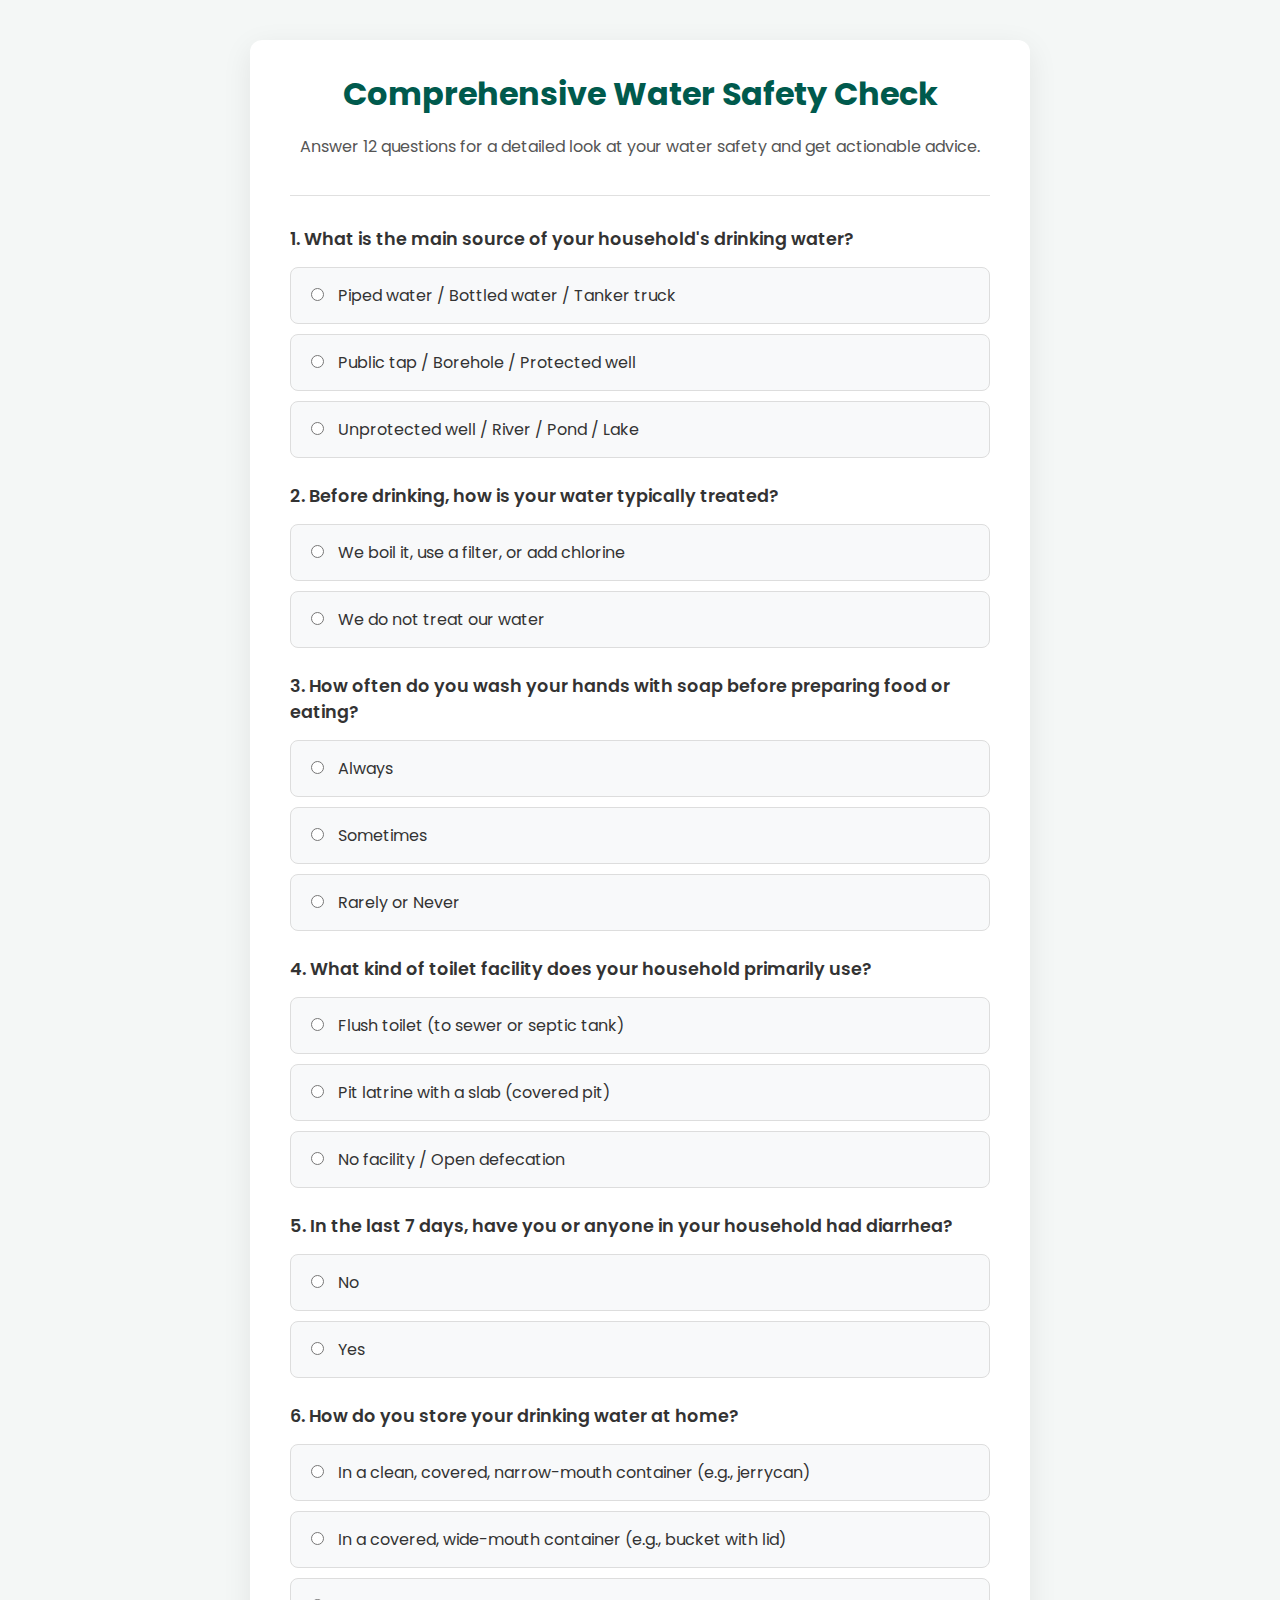
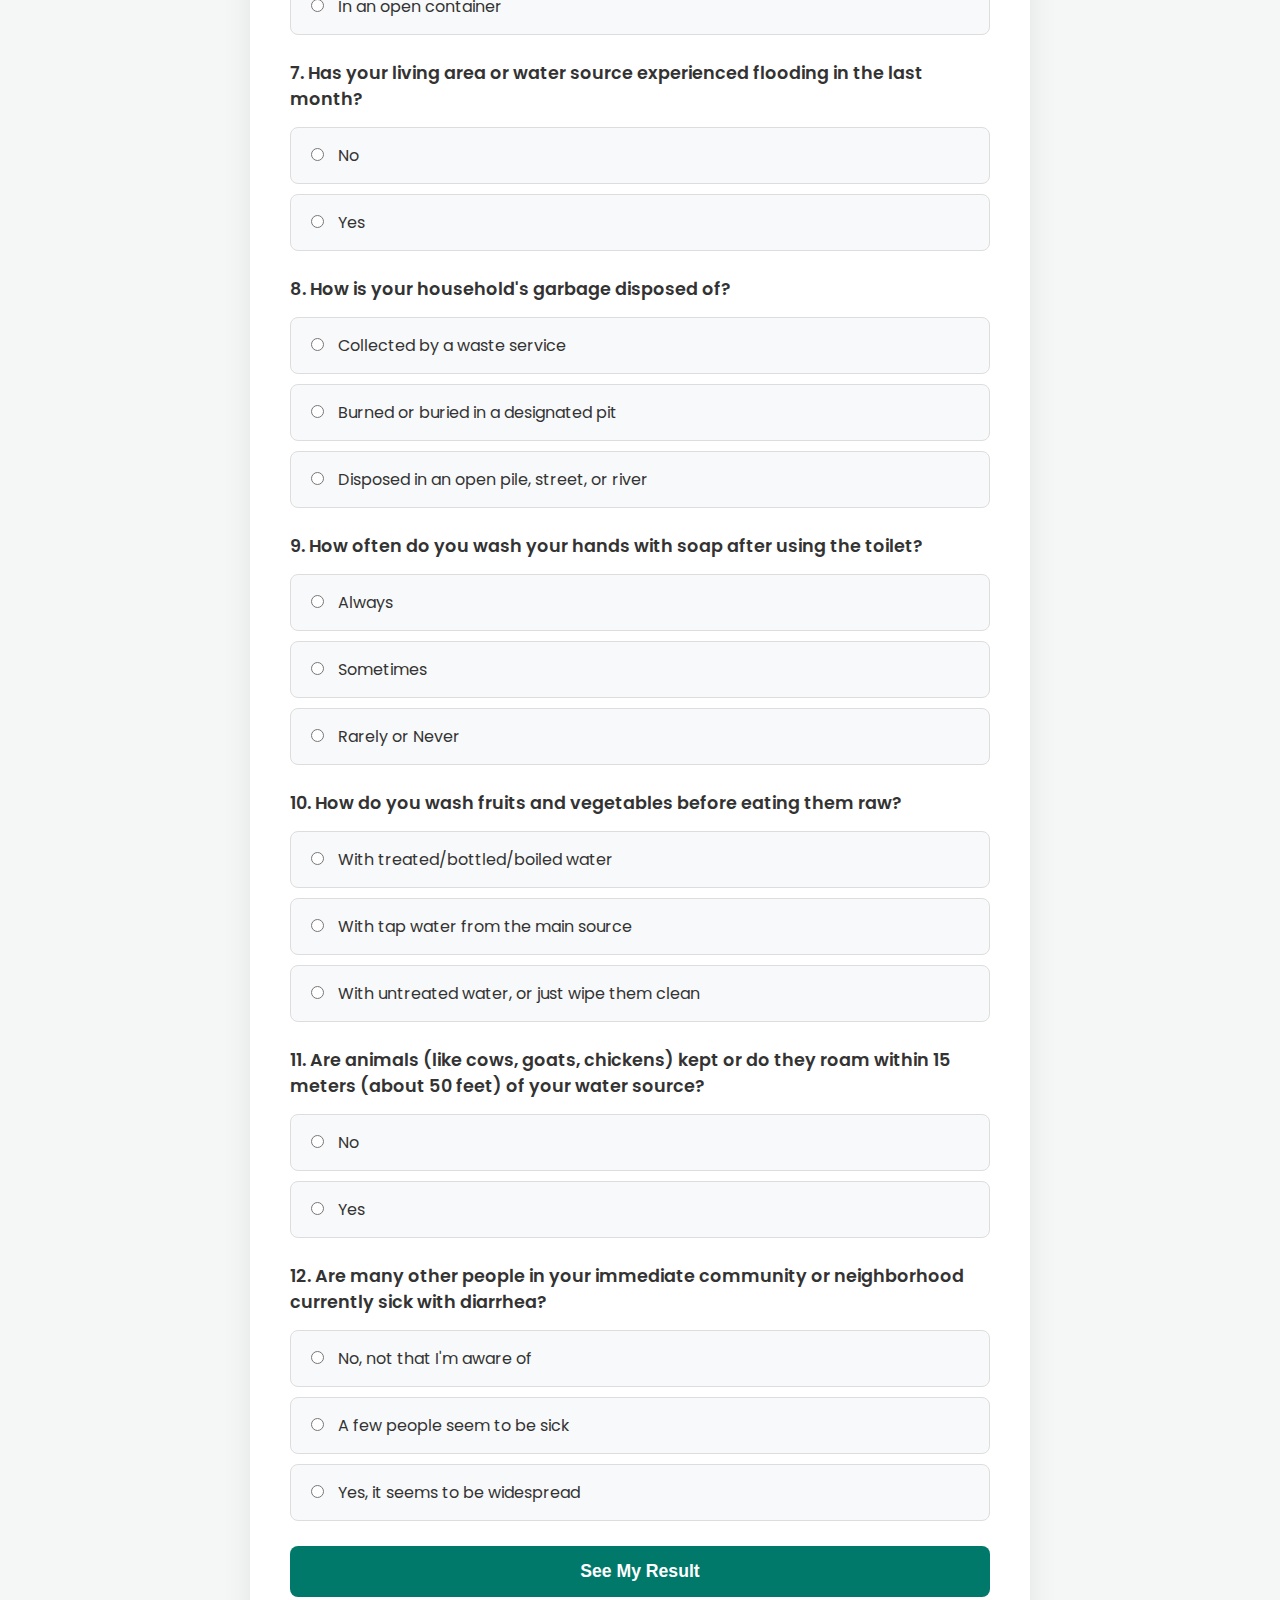
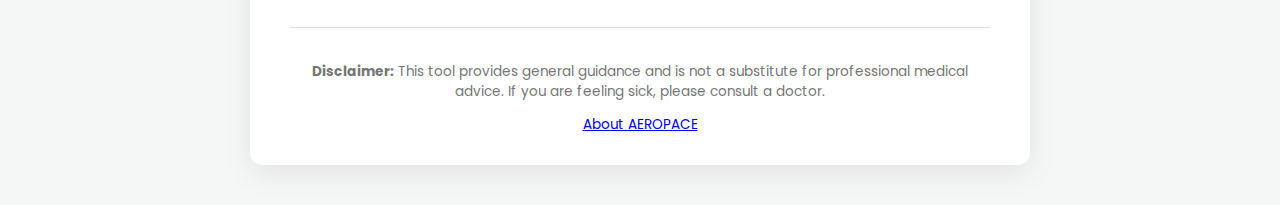
<file: WEBSITE/index.html>
<!DOCTYPE html>
<html lang="en">
<head>
    <meta charset="UTF-8">
    <meta name="viewport" content="width=device-width, initial-scale=1.0">
    <title>Comprehensive Water Safety Check</title>
    <link rel="stylesheet" href="style.css">
    <link rel="preconnect" href="https://fonts.googleapis.com">
    <link rel="preconnect" href="https://fonts.gstatic.com" crossorigin>
    <link href="https://fonts.googleapis.com/css2?family=Poppins:wght@400;600;700&display=swap" rel="stylesheet">
</head>
<body>
<div class="container">
<div id="survey-container">
<header>
<h1>Comprehensive Water Safety Check</h1>
<p>Answer 12 questions for a detailed look at your water safety and get actionable advice.</p>
 </header>
<form id="quiz-form">
    <div class="question-block">
        <p class="question-text">1. What is the main source of your household's drinking water?</p>
    <div class="options">
            <label><input type="radio" name="q1" value="0" required> Piped water / Bottled water / Tanker truck</label>
             <label><input type="radio" name="q1" value="1" required> Public tap / Borehole / Protected well</label>
             <label><input type="radio" name="q1" value="3" required> Unprotected well / River / Pond / Lake</label>
    </div>
    </div>

    <div class="question-block">
        <p class="question-text">2. Before drinking, how is your water typically treated?</p>
                   
  <div class="options">
             <label><input type="radio" name="q2" value="0" required> We boil it, use a filter, or add chlorine</label>
            <label><input type="radio" name="q2" value="3" required> We do not treat our water</label>
</div>
</div>

<div class="question-block">
        <p class="question-text">3. How often do you wash your hands with soap before preparing food or eating?</p>
<div class="options">
         <label><input type="radio" name="q3" value="0" required> Always</label>
         <label><input type="radio" name="q3" value="1" required> Sometimes</label>
         <label><input type="radio" name="q3" value="3" required> Rarely or Never</label>
</div>
</div>
     <div class="question-block">
        <p class="question-text">4. What kind of toilet facility does your household primarily use?</p>
        <div class="options">
            <label><input type="radio" name="q4" value="0" required> Flush toilet (to sewer or septic tank)</label>
          <label><input type="radio" name="q4" value="1" required> Pit latrine with a slab (covered pit)</label>
             <label><input type="radio" name="q4" value="3" required> No facility / Open defecation</label>
 </div>
 </div>
                <div class="question-block">
                    <p class="question-text">5. In the last 7 days, have you or anyone in your household had diarrhea?</p>
                    <div class="options">
             <label><input type="radio" name="q5" value="0" required> No</label>
             <label><input type="radio" name="q5" value="3" required> Yes</label>
                    </div>
                </div>

                <div class="question-block">
                    <p class="question-text">6. How do you store your drinking water at home?</p>
                    <div class="options">
                        <label><input type="radio" name="q6" value="0" required> In a clean, covered, narrow-mouth container (e.g., jerrycan)</label>
                   <label><input type="radio" name="q6" value="1" required> In a covered, wide-mouth container (e.g., bucket with lid)</label>
                        <label><input type="radio" name="q6" value="3" required> In an open container</label>
                    </div>
     </div>
                <div class="question-block">
             <p class="question-text">7. Has your living area or water source experienced flooding in the last month?</p>
                    <div class="options">
                        <label><input type="radio" name="q7" value="0" required> No</label>
                        <label><input type="radio" name="q7" value="3" required> Yes</label>
                    </div>
         </div>
                <div class="question-block">
            <p class="question-text">8. How is your household's garbage disposed of?</p>
                    <div class="options">
                        <label><input type="radio" name="q8" value="0" required> Collected by a waste service</label>
                   <label><input type="radio" name="q8" value="1" required> Burned or buried in a designated pit</label>
                        <label><input type="radio" name="q8" value="3" required> Disposed in an open pile, street, or river</label>
                    </div>
                </div>
                <div class="question-block">
                    <p class="question-text">9. How often do you wash your hands with soap after using the toilet?</p>
                    <div class="options">
                        <label><input type="radio" name="q9" value="0" required> Always</label>
                 <label><input type="radio" name="q9" value="1" required> Sometimes</label>
                        <label><input type="radio" name="q9" value="3" required> Rarely or Never</label>
                    </div>
                </div>
                <div class="question-block">
                    <p class="question-text">10. How do you wash fruits and vegetables before eating them raw?</p>
                    <div class="options">
                        <label><input type="radio" name="q10" value="0" required> With treated/bottled/boiled water</label>
                <label><input type="radio" name="q10" value="1" required> With tap water from the main source</label>
                        <label><input type="radio" name="q10" value="3" required> With untreated water, or just wipe them clean</label>
                    </div>
                </div>
                <div class="question-block">
                    <p class="question-text">11. Are animals (like cows, goats, chickens) kept or do they roam within 15 meters (about 50 feet) of your water source?</p>
                    <div class="options">
                        <label><input type="radio" name="q11" value="0" required> No</label>
                        <label><input type="radio" name="q11" value="3" required> Yes</label>
                    </div>
        </div>
         <div class="question-block">
                    <p class="question-text">12. Are many other people in your immediate community or neighborhood currently sick with diarrhea?</p>
                    <div class="options">
                    <label><input type="radio" name="q12" value="0" required> No, not that I'm aware of</label>
                 <label><input type="radio" name="q12" value="1" required> A few people seem to be sick</label>
                <label><input type="radio" name="q12" value="3" required> Yes, it seems to be widespread</label>
                    </div>
                </div>

                <button type="submit" class="submit-btn">See My Result</button>
            </form>
        </div>

        <div id="results-container" class="hidden">
            <div id="low-risk-result" class="result-page hidden">
                <h2 class="result-title low-risk">Your Result: Low Risk</h2>
                <p><strong>What this means:</strong> Your current water, sanitation, and hygiene practices are good. You are actively taking the right steps to protect yourself from most common water-borne diseases. Keep up the great work!</p>
                <h3>Actionable Advice:</h3>
                <ul>
                 <li><strong>Stay Consistent:</strong> Continue using safe water sources, treating your water, and washing your hands regularly with soap. Consistency is key to staying safe.</li>
             <li><strong>Check Your Water Filter:</strong> If you use a filter, ensure it is cleaned or replaced according to the manufacturer's instructions to keep it working effectively.</li>
                 <li><strong>Safe Storage:</strong> Always store your clean drinking water in a clean, covered container to prevent it from getting contaminated after treatment.</li>
                </ul>
            </div>
            
            <div id="medium-risk-result" class="result-page hidden">
            <h2 class="result-title medium-risk">Your Result: Medium Risk</h2>
             <p><strong>What this means:</strong> Your situation has one or more risk factors that could lead to water-borne illness. By making a few simple changes, you can significantly improve your safety.</p>
        <h3>Actionable Advice:</h3>
         <ul>
                 <li><strong>Prioritize Water Treatment:</strong> The single most important step you can take is to treat your drinking water. <strong>Always boil your water for at least one full minute</strong> before drinking it.</li>
                 <li><strong>Focus on Handwashing:</strong> Make it a rule to <strong>wash hands with soap and water</strong> before eating, before preparing food, and after using the toilet.</li>
                 <li><strong>Improve Sanitation:</strong> If possible, look into ways to improve your toilet facility, such as adding a concrete slab and cover to a pit latrine to keep flies out.</li>
                </ul>
            </div>

            <div id="high-risk-result" class="result-page hidden">
                <h2 class="result-title high-risk">Your Result: High Risk</h2>
        <p><strong>What this means:</strong> Your current situation indicates a high risk of contracting a serious water-borne disease. It is very important to take immediate action to protect your health.</p>
                <h3>Actionable Advice:</h3>
                <ul>
                    <li><strong>URGENT: Treat All Drinking Water:</strong> Do not drink any water without treating it first. The safest method is to bring it to a <strong>rolling boil for at least one minute</strong>.</li>
                 <li><strong>See a Doctor if Unwell:</strong> If you or a family member has had diarrhea, vomiting, or fever, <strong>please see a healthcare worker immediately</strong>.</li>
                    <li><strong>Practice Strict Handwashing:</strong> Wash your hands with soap and water as often as possible, especially before eating and after using the toilet.</li>
                </ul>
 </div>
     <button id="retake-btn" class="submit-btn">Take Survey Again</button>
 </div>

<footer>
     <p><strong>Disclaimer:</strong> This tool provides general guidance and is not a substitute for professional medical advice. If you are feeling sick, please consult a doctor.</p>
    <a href="about.html" class = "submit-btm">About AEROPACE</a>
</footer>

    </div>

    <script src="script.js"></script>
</body>
</html>
</file>
<file: WEBSITE/style.css>
/* --- General Styles & Fonts --- */
body {
    font-family: 'Poppins', sans-serif;
    background-color: #f4f7f6;
    color: #333;
    margin: 0;
    padding: 20px;
    display: flex;
    justify-content: center;
    align-items: center;
    min-height: 100vh;
}

.container {
    max-width: 700px;
    width: 100%;
    background-color: #ffffff;
    padding: 30px 40px;
    border-radius: 12px;
    box-shadow: 0 8px 30px rgba(0,0,0,0.08);
    margin: 20px 0; /* Add margin for scrolling on long pages */
}

header {
    text-align: center;
    margin-bottom: 30px;
    border-bottom: 1px solid #e0e0e0;
    padding-bottom: 20px;
}

header h1 {
    color: #005a4d;
    margin: 0;
}

header p {
    color: #555;
    font-size: 1rem;
}

/* --- Form & Question Styling --- */
.question-block {
    margin-bottom: 25px;
}

.question-text {
    font-weight: 600;
    font-size: 1.1rem;
    margin-bottom: 15px;
}

.options label {
    display: block;
    background-color: #f8f9fa;
    padding: 15px;
    margin-bottom: 10px;
    border-radius: 8px;
    border: 1px solid #ddd;
    cursor: pointer;
    transition: all 0.2s ease-in-out;
}

.options label:hover {
    border-color: #00796b;
    background-color: #e8f5e9;
}

.options input[type="radio"] {
    margin-right: 10px;
    accent-color: #00796b;
}

/* --- Button Styling --- */
.submit-btn {
    display: block;
    width: 100%;
    padding: 15px;
    font-size: 1.1rem;
    font-weight: 600;
    color: #fff;
    background-color: #00796b; /* Main teal color */
    border: none;
    border-radius: 8px;
    cursor: pointer;
    transition: background-color 0.2s ease;
    margin-top: 20px;
    text-align: center; /* Center text for <a> tags */
    text-decoration: none; /* Remove underline from <a> tags */
}

.submit-btn:hover {
    background-color: #005a4d; /* Darker teal on hover */
}

/* --- Results Page Styling --- */
.result-page {
    padding: 20px;
    border-radius: 8px;
    margin-bottom: 20px;
}

.result-title {
    margin-top: 0;
    padding-bottom: 10px;
    border-bottom: 2px solid;
}

.result-page h3 {
    color: #005a4d;
}

.result-page ul {
    list-style-type: '✔  ';
    padding-left: 20px;
}

.result-page li {
    margin-bottom: 10px;
}

/* Result-specific Colors */
.low-risk { color: #2e7d32; border-color: #2e7d32; }
.medium-risk { color: #ed6c02; border-color: #ed6c02; }
.high-risk { color: #d32f2f; border-color: #d32f2f; }

/* --- Utility Classes --- */
.hidden {
    display: none;
}

/* --- Footer --- */
footer {
    text-align: center;
    margin-top: 30px;
    padding-top: 20px;
    border-top: 1px solid #e0e0e0;
    font-size: 0.85rem;
    color: #777;
}

/* --- Responsive Design for Mobile --- */
@media (max-width: 600px) {
    body {
        padding: 10px;
    }
    .container {
        padding: 20px;
    }
}

/* --- Styles for About Page --- */
.about-content section {
    margin-bottom: 30px;
}

.about-content h2 {
    color: #005a4d;
    border-bottom: 2px solid #e0e0e0;
    padding-bottom: 10px;
    margin-bottom: 15px;
}

.team-list {
    list-style: none;
    padding: 0;
    text-align: center;
    margin-top: 20px;
}

.team-list li {
    display: inline-block;
    background-color: #f0f4f8;
    color: #333;
    padding: 8px 15px;
    border-radius: 20px;
    margin: 5px;
    font-weight: 500;
}

/* --- NEW STYLES FOR LOGO --- */
.logo-container {
    text-align: center;
    margin-bottom: 20px;
}

.about-logo {
    max-width: 120px; /* Adjust size as needed */
    height: auto;
    display: block; /* Ensures margin auto works */
    margin: 0 auto; /* Centers the image */
}
.logo-container{opacity: 85%;}
</file>
